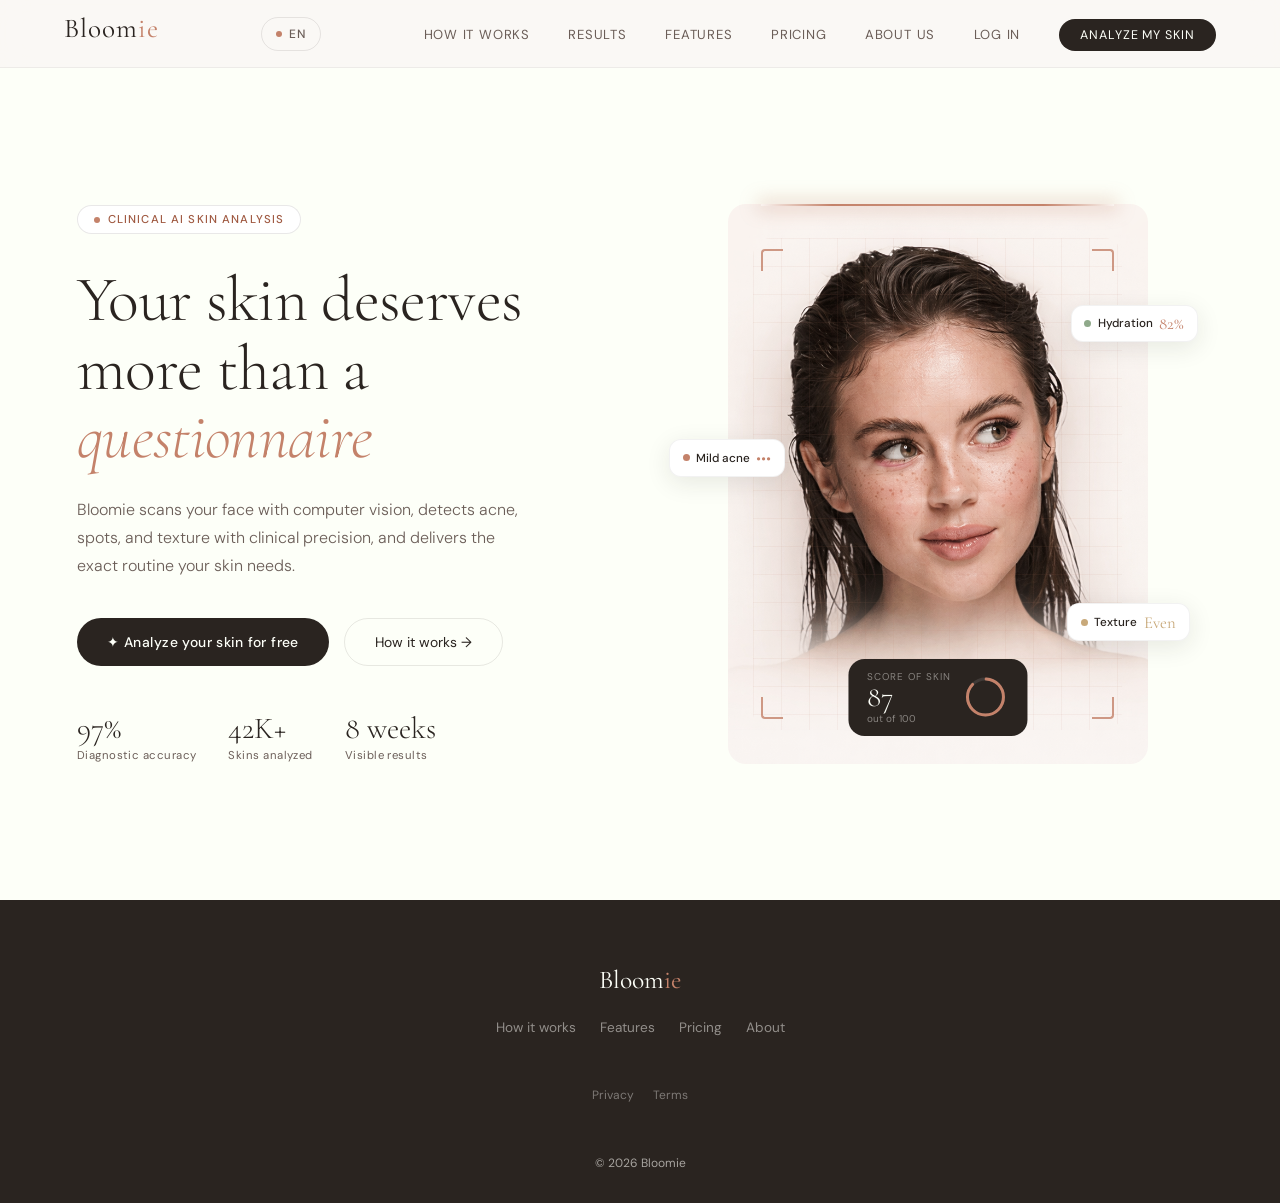
<file: index.html>
<!doctype html>
<html lang="en">
  <head>
    <meta charset="UTF-8" />
    <meta name="viewport" content="width=device-width, initial-scale=1.0" />
    <title>Bloomie — AI Skin Analysis & Personalized Skincare</title>
    <meta name="description" content="AI-powered skin analysis that detects acne, spots, and texture to create your personalized skincare routine." />
    <meta name="robots" content="index, follow" />
    <link rel="canonical" href="https://bloomie.app/" />
    <meta property="og:type" content="website" />
    <meta property="og:url" content="https://bloomie.app/" />
    <meta property="og:title" content="Bloomie — AI Skin Analysis" />
    <meta property="og:description" content="Upload a photo and get a personalized skincare routine powered by AI." />
    <meta property="og:image" content="https://bloomie.app/assets/og-cover.jpg" />
    <meta name="twitter:card" content="summary_large_image" />
    <meta name="twitter:title" content="Bloomie — AI Skin Analysis" />
    <meta name="twitter:description" content="Smarter skincare powered by AI." />
    <meta name="twitter:image" content="https://bloomie.app/assets/og-cover.jpg" />
    <link rel="icon" href="assets/favicon.ico" />
    <link rel="icon" href="assets/favicon.svg" type="image/svg+xml" />
    <link rel="apple-touch-icon" href="assets/apple-touch-icon.png" />
    <link rel="preconnect" href="https://fonts.googleapis.com" />
    <link rel="preconnect" href="https://fonts.gstatic.com" crossorigin />
    <link href="https://fonts.googleapis.com/css2?family=Cormorant+Garamond:ital,wght@0,300;0,400;0,500;1,300;1,400&family=DM+Sans:wght@300;400;500&display=swap" rel="stylesheet" />
    <link rel="stylesheet" href="/css/styles.css" />
  </head>
  <body>

    <nav id="site-nav" class="site-nav" role="navigation" aria-label="Main navigation">
      <a href="index.html" class="nav-logo" aria-label="Bloomie — home">Bloom<span>ie</span></a>
      <button class="nav-toggle" onclick="toggleMenu()">☰</button>

      <!-- BOTÓN IDIOMA -->
      <button id="lang-btn" onclick="toggleLanguage()" class="lang-btn">EN</button>

      <ul class="nav-links">
        <li><a href="how-it-works.html" data-i18n="nav.how">How it works</a></li>
        <li><a href="results.html" data-i18n="nav.results">Results</a></li>
        <li><a href="features.html" data-i18n="nav.features">Features</a></li>
        <li><a href="pricing.html" data-i18n="nav.pricing">Pricing</a></li>
        <li><a href="about.html" data-i18n="nav.about">About us</a></li>
        <li><a href="#" data-i18n="nav.login">Log in</a></li>
        <li><a href="pricing.html" class="nav-cta" data-i18n="nav.cta">Analyze my skin</a></li>
      </ul>
    </nav>

    <section id="hero" aria-labelledby="hero-title">
      <div class="hero-copy">
        <div class="hero-eyebrow" role="note" data-i18n="hero.eyebrow">Clinical AI skin analysis</div>

        <h1 class="hero-h1" id="hero-title">
          Your skin deserves<br />more than a<br /><em>questionnaire</em>
        </h1>

        <p class="hero-sub" data-i18n="hero.sub">
          Bloomie scans your face with computer vision, detects acne, spots, and texture with clinical precision, and delivers the exact routine your skin needs.
        </p>

        <div class="hero-actions">
          <a href="pricing.html" class="btn-primary" data-i18n="hero.cta">✦ Analyze your skin for free</a>
          <a href="how-it-works.html" class="btn-ghost" data-i18n="hero.secondary">How it works →</a>
        </div>

        <div class="hero-trust" aria-label="Trust metrics">
          <div class="trust-item">
            <span class="trust-num">97%</span>
            <span class="trust-label" data-i18n="hero.trust1">Diagnostic accuracy</span>
          </div>
          <div class="trust-item">
            <span class="trust-num">42K+</span>
            <span class="trust-label" data-i18n="hero.trust2">Skins analyzed</span>
          </div>
          <div class="trust-item">
            <span class="trust-num">8 weeks</span>
            <span class="trust-label" data-i18n="hero.trust3">Visible results</span>
          </div>
        </div>
      </div>

      <div class="hero-visual" aria-label="AI-powered facial scan">
        <div class="scan-scene">
          <div class="corner corner-tl" aria-hidden="true"></div>
          <div class="corner corner-tr" aria-hidden="true"></div>
          <div class="corner corner-bl" aria-hidden="true"></div>
          <div class="corner corner-br" aria-hidden="true"></div>
          <div class="scan-grid" aria-hidden="true"></div>
          <div class="scan-beam" aria-hidden="true"></div>
          <img src="assets/scanner.png" alt="AI-powered facial analysis" style="width:100%;height:100%;object-fit:cover;border-radius:18px;" />
          <div class="atag atag-hydra" aria-label="Hydration: 82%">
            <span class="atag-dot" style="background:var(--sage)" aria-hidden="true"></span>
            <span data-i18n="hero.tag.hydration">Hydration</span> <span class="atag-val">82%</span>
          </div>
          <div class="atag atag-acne" aria-label="Mild acne detected">
            <span class="atag-dot" style="background:var(--rose)" aria-hidden="true"></span>
            <span data-i18n="hero.tag.acne">Mild acne</span>
            <span class="atag-val" style="color:var(--rose)">•••</span>
          </div>
          <div class="atag atag-tex" aria-label="Even texture">
            <span class="atag-dot" style="background:var(--gold)" aria-hidden="true"></span>
            <span data-i18n="hero.tag.texture">Texture</span>
            <span class="atag-val" style="color:var(--gold)" data-i18n="hero.tag.even">Even</span>
          </div>
          <div class="score-ring" role="status" aria-label="Skin score: 87 out of 100">
            <div>
              <div class="ring-label" data-i18n="hero.score.label">Score of skin</div>
              <div class="ring-val">87</div>
              <div class="ring-sub" data-i18n="hero.score.sub">out of 100</div>
            </div>
            <svg width="44" height="44" viewBox="0 0 44 44" aria-hidden="true">
              <circle cx="22" cy="22" r="18" fill="none" stroke="rgba(255,255,255,0.1)" stroke-width="3" />
              <circle cx="22" cy="22" r="18" fill="none" stroke="#C4826A" stroke-width="3" stroke-dasharray="98 15" stroke-dashoffset="28" stroke-linecap="round" />
            </svg>
          </div>
        </div>
      </div>
    </section>

    <footer class="site-footer" role="contentinfo">
      <div class="footer-inner">
        <div class="footer-brand">Bloom<span>ie</span></div>
        <nav class="footer-nav" aria-label="Secondary navigation">
          <a href="how-it-works.html" data-i18n="footer.how">How it works</a>
          <a href="features.html" data-i18n="footer.features">Features</a>
          <a href="pricing.html" data-i18n="footer.pricing">Pricing</a>
          <a href="about.html" data-i18n="footer.about">About</a>
        </nav>
        <div class="footer-legal">
          <a href="#" data-i18n="footer.privacy">Privacy</a>
          <a href="#" data-i18n="footer.terms">Terms</a>
        </div>
      </div>
      <p class="footer-copy">© 2026 Bloomie</p>
    </footer>

    <script src="js/i18n.js"></script>
  </body>
</html>
</file>
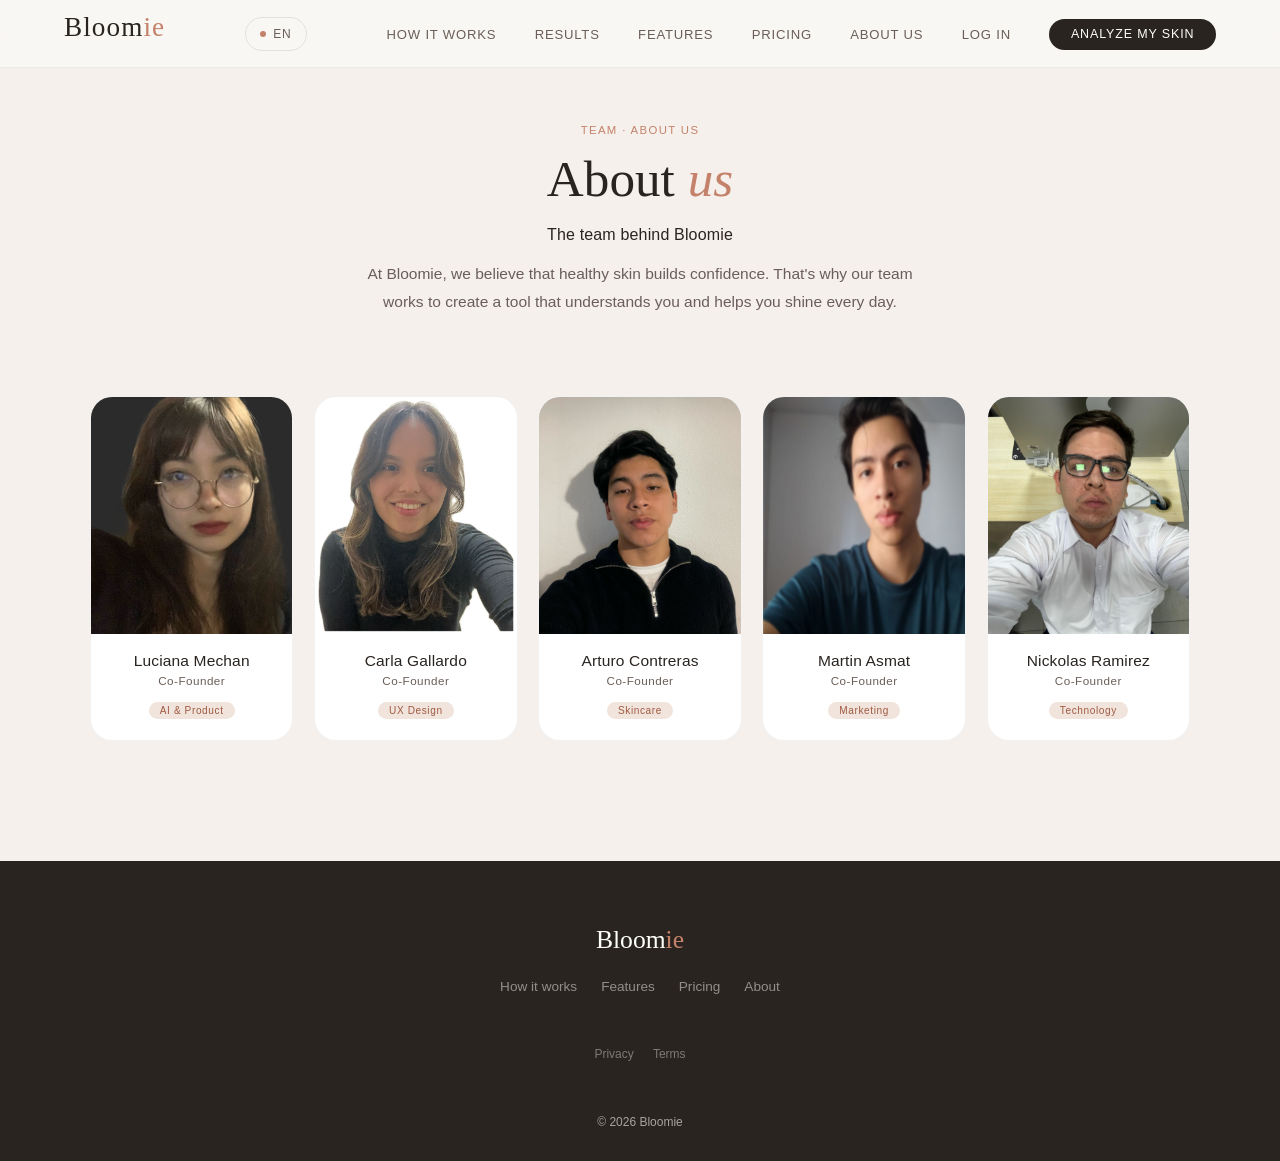
<file: about.html>
<!DOCTYPE html>
<html lang="en">
<head>
  <meta charset="UTF-8" />
  <meta name="viewport" content="width=device-width, initial-scale=1.0" />
  <title>About us — Bloomie</title>
  <link rel="stylesheet" href="/css/styles.css" />
</head>

<body>

<!-- NAV -->
<nav id="site-nav" class="site-nav">
  <a href="index.html" class="nav-logo">Bloom<span>ie</span></a>
  <button class="nav-toggle" onclick="toggleMenu()">
    <span></span><span></span><span></span>
  </button>
  <button id="lang-btn" onclick="toggleLanguage()" class="lang-btn">EN</button>
  <ul class="nav-links">
    <li><a href="how-it-works.html" data-i18n="nav.how">How it works</a></li>
    <li><a href="results.html" data-i18n="nav.results">Results</a></li>
    <li><a href="features.html" data-i18n="nav.features">Features</a></li>
    <li><a href="pricing.html" data-i18n="nav.pricing">Pricing</a></li>
    <li><a href="about.html" aria-current="page" data-i18n="nav.about">About us</a></li>
    <li><a href="#" data-i18n="nav.login">Log in</a></li>
    <li><a href="pricing.html" class="nav-cta" data-i18n="nav.cta">Analyze my skin</a></li>
  </ul>
</nav>

<!-- ABOUT -->
<main>
  <section id="about">

    <div class="about-header reveal">
      <span class="section-tag" data-i18n="about.tag">Team · About us</span>
      <h1 class="section-title">
        About <em>us</em>
      </h1>
      <p class="about-subtitle" data-i18n="about.subtitle">
        The team behind Bloomie
      </p>
      <p class="about-desc" data-i18n="about.desc">
        At Bloomie, we believe that healthy skin builds confidence. That's why our team works to create a tool that understands you and helps you shine every day.
      </p>
    </div>

    <!-- TEAM -->
    <div class="team-grid reveal">

      <article class="team-card">
        <div class="card-photo"><img src="assets/luciana-mechan.png" alt="Luciana Mechan - Foto"></div>
        <div class="card-body">
          <p class="card-name">Luciana Mechan</p>
          <p class="card-role" data-i18n="about.role.cofounder">Co-Founder</p>
          <span class="card-tag">AI & Product</span>
        </div>
      </article>

      <article class="team-card">
        <div class="card-photo"><img src="assets/Carla-Gallardo.png" alt="Carla Gallardo - Foto"></div>
        <div class="card-body">
          <p class="card-name">Carla Gallardo</p>
          <p class="card-role" data-i18n="about.role.cofounder">Co-Founder</p>
          <span class="card-tag">UX Design</span>
        </div>
      </article>

      <article class="team-card">
        <div class="card-photo"><img src="assets/arturo-contreras.PNG" alt="Arturo Contreras - Foto"></div>
        <div class="card-body">
          <p class="card-name">Arturo Contreras</p>
          <p class="card-role" data-i18n="about.role.cofounder">Co-Founder</p>
          <span class="card-tag">Skincare</span>
        </div>
      </article>

      <article class="team-card">
        <div class="card-photo"><img src="assets/martin-asmat.png" alt="Martin Asmat - Foto"></div>
        <div class="card-body">
          <p class="card-name">Martin Asmat</p>
          <p class="card-role" data-i18n="about.role.cofounder">Co-Founder</p>
          <span class="card-tag">Marketing</span>
        </div>
      </article>

      <article class="team-card">
        <div class="card-photo"><img src="assets/nickolas-ramirez.png" alt="Nickolas Ramirez - Foto"></div>
        <div class="card-body">
          <p class="card-name">Nickolas Ramirez</p>
          <p class="card-role" data-i18n="about.role.cofounder">Co-Founder</p>
          <span class="card-tag">Technology</span>
        </div>
      </article>

    </div>

  </section>
</main>

<!-- FOOTER -->
<footer class="site-footer">
  <div class="footer-inner">
    <div class="footer-brand">Bloom<span>ie</span></div>
    <nav class="footer-nav">
      <a href="how-it-works.html" data-i18n="footer.how">How it works</a>
      <a href="features.html" data-i18n="footer.features">Features</a>
      <a href="pricing.html" data-i18n="footer.pricing">Pricing</a>
      <a href="about.html" data-i18n="footer.about">About</a>
    </nav>
    <div class="footer-legal">
      <a href="#" data-i18n="footer.privacy">Privacy</a>
      <a href="#" data-i18n="footer.terms">Terms</a>
    </div>
  </div>
  <p class="footer-copy">© 2026 Bloomie</p>
</footer>

<script src="js/i18n.js"></script>
</body>
</html>
</file>
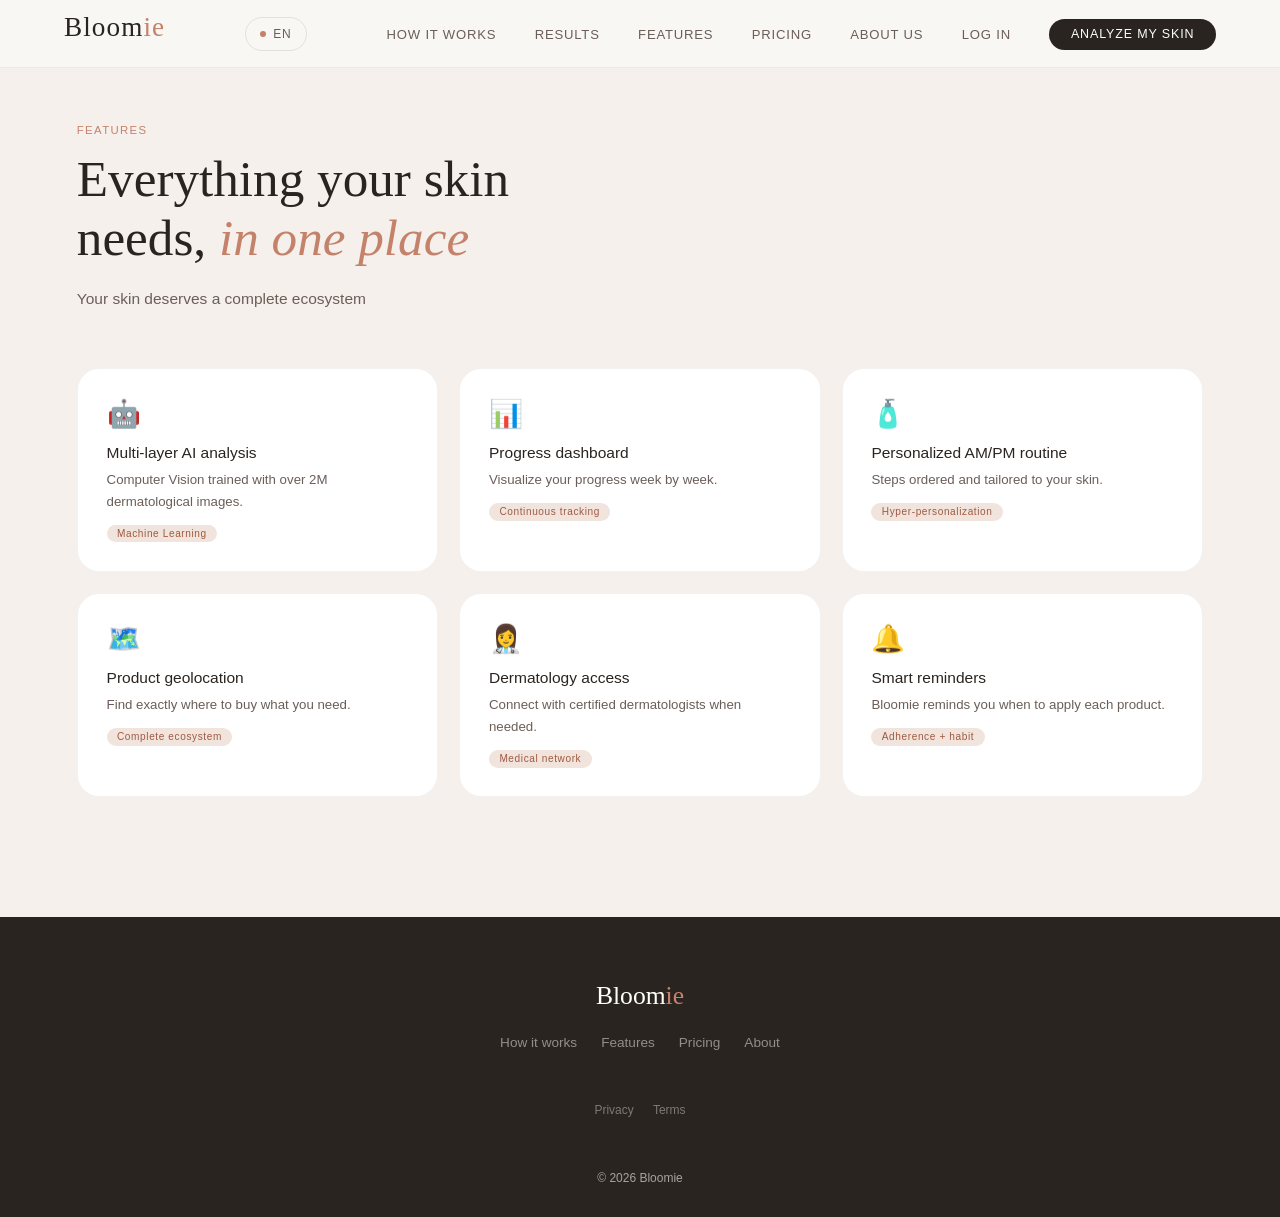
<file: features.html>
<!doctype html>
<html lang="en">
  <head>
    <meta charset="UTF-8" />
    <meta name="viewport" content="width=device-width, initial-scale=1.0" />
    <title>Features — Bloomie</title>

    <link rel="stylesheet" href="/css/styles.css" />
  </head>

  <body>
    <!-- NAV -->
    <nav id="site-nav" class="site-nav">
      <a href="index.html" class="nav-logo">Bloom<span>ie</span></a>

      <button class="nav-toggle" onclick="toggleMenu()">☰</button>

      <button id="lang-btn" onclick="toggleLanguage()" class="lang-btn">EN</button>

      <ul class="nav-links">
        <li><a href="how-it-works.html" data-i18n="nav.how">How it works</a></li>
        <li><a href="results.html" data-i18n="nav.results">Results</a></li>
        <li><a href="features.html" data-i18n="nav.features">Features</a></li>
        <li><a href="pricing.html" data-i18n="nav.pricing">Pricing</a></li>
        <li><a href="about.html" data-i18n="nav.about">About us</a></li>
        <li><a href="#" data-i18n="nav.login">Log in</a></li>
        <li><a href="pricing.html" class="nav-cta" data-i18n="nav.cta">Analyze my skin</a></li>
      </ul>
    </nav>

    <!-- FEATURES -->
    <main>
      <section id="features">

        <div class="features-header">
          <!-- ESTE LO DEJO FIJO PARA NO ROMPER EL <br> -->
          <span class="section-tag">Features</span>

          <h1 class="section-title">
            Everything your skin<br />
            needs, <em>in one place</em>
          </h1>

          <p class="section-sub" data-i18n="features.subtitle">
            You are not a questionnaire. Your skin deserves a complete ecosystem.
          </p>
        </div>

        <div class="features-grid">

          <article class="feat-card">
            <div class="feat-icon">🤖</div>
            <h2 class="feat-title" data-i18n="features.ai.title">
              Multi-layer AI analysis
            </h2>
            <p class="feat-desc" data-i18n="features.ai.desc">
              Computer Vision trained with over 2M dermatological images.
              Detects 12+ conditions with clinical precision.
            </p>
            <span class="feat-tag" data-i18n="features.ai.tag">
              Machine Learning
            </span>
          </article>

          <article class="feat-card">
            <div class="feat-icon">📊</div>
            <h2 class="feat-title" data-i18n="features.dashboard.title">
              Progress dashboard
            </h2>
            <p class="feat-desc" data-i18n="features.dashboard.desc">
              Visualize your progress week by week. Compare before/after photos with AI overlays and clear graphs.
            </p>
            <span class="feat-tag" data-i18n="features.dashboard.tag">
              Continuous tracking
            </span>
          </article>

          <article class="feat-card">
            <div class="feat-icon">🧴</div>
            <h2 class="feat-title" data-i18n="features.routine.title">
              Personalized AM/PM routine
            </h2>
            <p class="feat-desc" data-i18n="features.routine.desc">
              Steps ordered, active ingredients recommended, usage times.
              Your routine is unique, like your skin.
            </p>
            <span class="feat-tag" data-i18n="features.routine.tag">
              Hyper-personalization
            </span>
          </article>

          <article class="feat-card">
            <div class="feat-icon">🗺️</div>
            <h2 class="feat-title" data-i18n="features.geo.title">
              Product geolocation
            </h2>
            <p class="feat-desc" data-i18n="features.geo.desc">
              Find exactly where to buy what you need. Pharmacies, stores,
              and e-commerce in your area.
            </p>
            <span class="feat-tag" data-i18n="features.geo.tag">
              Complete ecosystem
            </span>
          </article>

          <article class="feat-card">
            <div class="feat-icon">👩‍⚕️</div>
            <h2 class="feat-title" data-i18n="features.derm.title">
              Dermatology access
            </h2>
            <p class="feat-desc" data-i18n="features.derm.desc">
              When the AI detects conditions requiring professional attention,
              it connects you with certified dermatologists.
            </p>
            <span class="feat-tag" data-i18n="features.derm.tag">
              Integrated medical network
            </span>
          </article>

          <article class="feat-card">
            <div class="feat-icon">🔔</div>
            <h2 class="feat-title" data-i18n="features.reminders.title">
              Smart reminders
            </h2>
            <p class="feat-desc" data-i18n="features.reminders.desc">
              The habit is 90% of the result. Bloomie reminds you when to apply
              each product and do your check-in.
            </p>
            <span class="feat-tag" data-i18n="features.reminders.tag">
              Adherence + habit
            </span>
          </article>

        </div>
      </section>
    </main>

    <!-- FOOTER -->
    <footer class="site-footer">
      <div class="footer-inner">

        <div class="footer-brand">Bloom<span>ie</span></div>

        <nav class="footer-nav">
          <a href="how-it-works.html" data-i18n="footer.how">How it works</a>
          <a href="features.html" data-i18n="footer.features">Features</a>
          <a href="pricing.html" data-i18n="footer.pricing">Pricing</a>
          <a href="about.html" data-i18n="footer.about">About</a>
        </nav>

        <div class="footer-legal">
          <a href="#" data-i18n="footer.privacy">Privacy</a>
          <a href="#" data-i18n="footer.terms">Terms</a>
        </div>

      </div>

      <p class="footer-copy">© 2026 Bloomie</p>
    </footer>

    <script src="js/i18n.js"></script>
  </body>
</html>
</file>
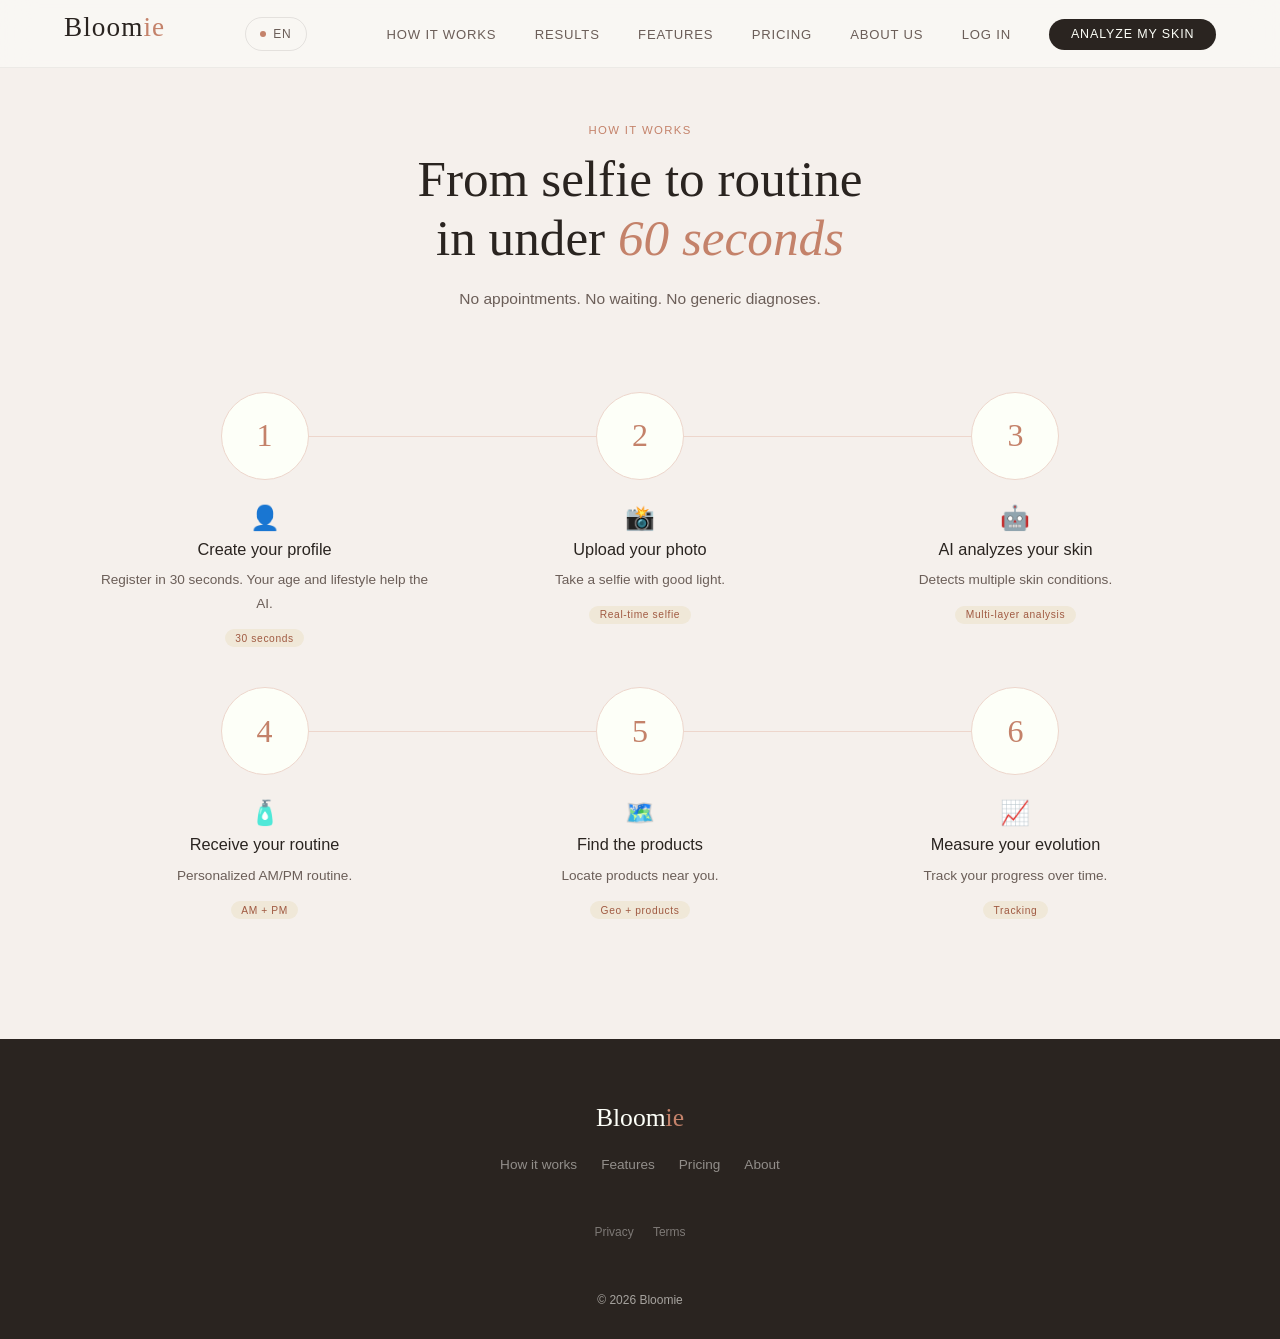
<file: how-it-works.html>
<!doctype html>
<html lang="en">
  <head>
    <meta charset="UTF-8" />
    <meta name="viewport" content="width=device-width, initial-scale=1.0" />
    <title>How it works — Bloomie</title>

    <link rel="stylesheet" href="/css/styles.css"/>
  </head>

  <body>
    <!-- NAV -->
    <nav id="site-nav" class="site-nav">
      <a href="index.html" class="nav-logo">Bloom<span>ie</span></a>

      <button class="nav-toggle" onclick="toggleMenu()">☰</button>

      <!-- BOTÓN IDIOMA -->
      <button id="lang-btn" onclick="toggleLanguage()" class="lang-btn">EN</button>

      <ul class="nav-links">
        <li><a href="how-it-works.html" data-i18n="nav.how">How it works</a></li>
        <li><a href="results.html" data-i18n="nav.results">Results</a></li>
        <li><a href="features.html" data-i18n="nav.features">Features</a></li>
        <li><a href="pricing.html" data-i18n="nav.pricing">Pricing</a></li>
        <li><a href="about.html" data-i18n="nav.about">About us</a></li>
        <li><a href="#" data-i18n="nav.login">Log in</a></li>
        <li><a href="pricing.html" class="nav-cta" data-i18n="nav.cta">Analyze my skin</a></li>
      </ul>
    </nav>

    <!-- HOW -->
    <main>
      <section id="how">

        <div class="how-header reveal">
          <span class="section-tag" data-i18n="how.tag">How it works</span>

          <!-- dejamos este fijo por <br> y <em> -->
          <h1 class="section-title">
            From selfie to routine<br />in under <em>60 seconds</em>
          </h1>

          <p class="section-sub" data-i18n="how.subtitle">
            No appointments. No waiting. No generic diagnoses.
          </p>
        </div>

        <!-- ROW 1 -->
        <div class="steps-container reveal">

          <div class="steps-connector"></div>

          <div class="step">
            <div class="step-num">1</div>
            <span class="step-icon">👤</span>
            <h2 class="step-title" data-i18n="how.step1.title">
              Create your profile
            </h2>
            <p class="step-desc" data-i18n="how.step1.desc">
              Register in 30 seconds. Your age, lifestyle and concerns give the context that the AI needs.
            </p>
            <span class="step-badge" data-i18n="how.step1.badge">
              30 seconds
            </span>
          </div>

          <div class="step">
            <div class="step-num">2</div>
            <span class="step-icon">📸</span>
            <h2 class="step-title" data-i18n="how.step2.title">
              Upload your photo
            </h2>
            <p class="step-desc" data-i18n="how.step2.desc">
              Take a selfie with good light. Our capture guide ensures the perfect angle for analysis.
            </p>
            <span class="step-badge" data-i18n="how.step2.badge">
              Real-time selfie
            </span>
          </div>

          <div class="step">
            <div class="step-num">3</div>
            <span class="step-icon">🤖</span>
            <h2 class="step-title" data-i18n="how.step3.title">
              AI analyzes your skin
            </h2>
            <p class="step-desc" data-i18n="how.step3.desc">
              Our model detects over 12 skin conditions.
            </p>
            <span class="step-badge" data-i18n="how.step3.badge">
              Multi-layer analysis
            </span>
          </div>

        </div>

        <!-- ROW 2 -->
        <div class="steps-row2 reveal">

          <div class="steps-connector"></div>

          <div class="step">
            <div class="step-num">4</div>
            <span class="step-icon">🧴</span>
            <h2 class="step-title" data-i18n="how.step4.title">
              Receive your routine
            </h2>
            <p class="step-desc" data-i18n="how.step4.desc">
              AM/PM personalized with prioritized steps.
            </p>
            <span class="step-badge" data-i18n="how.step4.badge">
              AM + PM personalized
            </span>
          </div>

          <div class="step">
            <div class="step-num">5</div>
            <span class="step-icon">🗺️</span>
            <h2 class="step-title" data-i18n="how.step5.title">
              Find the products
            </h2>
            <p class="step-desc" data-i18n="how.step5.desc">
              Each ingredient is mapped to real products.
            </p>
            <span class="step-badge" data-i18n="how.step5.badge">
              Real products + geo
            </span>
          </div>

          <div class="step">
            <div class="step-num">6</div>
            <span class="step-icon">📈</span>
            <h2 class="step-title" data-i18n="how.step6.title">
              Measure your evolution
            </h2>
            <p class="step-desc" data-i18n="how.step6.desc">
              Weekly check-in and progress tracking.
            </p>
            <span class="step-badge" data-i18n="how.step6.badge">
              Visual tracking
            </span>
          </div>

        </div>

      </section>
    </main>

    <!-- FOOTER -->
    <footer class="site-footer">
      <div class="footer-inner">

        <div class="footer-brand">Bloom<span>ie</span></div>

        <nav class="footer-nav">
          <a href="how-it-works.html" data-i18n="footer.how">How it works</a>
          <a href="features.html" data-i18n="footer.features">Features</a>
          <a href="pricing.html" data-i18n="footer.pricing">Pricing</a>
          <a href="about.html" data-i18n="footer.about">About</a>
        </nav>

        <div class="footer-legal">
          <a href="#" data-i18n="footer.privacy">Privacy</a>
          <a href="#" data-i18n="footer.terms">Terms</a>
        </div>

      </div>

      <p class="footer-copy">© 2026 Bloomie</p>
    </footer>

    <!-- IMPORTANTE -->
    <script src="js/i18n.js"></script>

  </body>
</html>
</file>
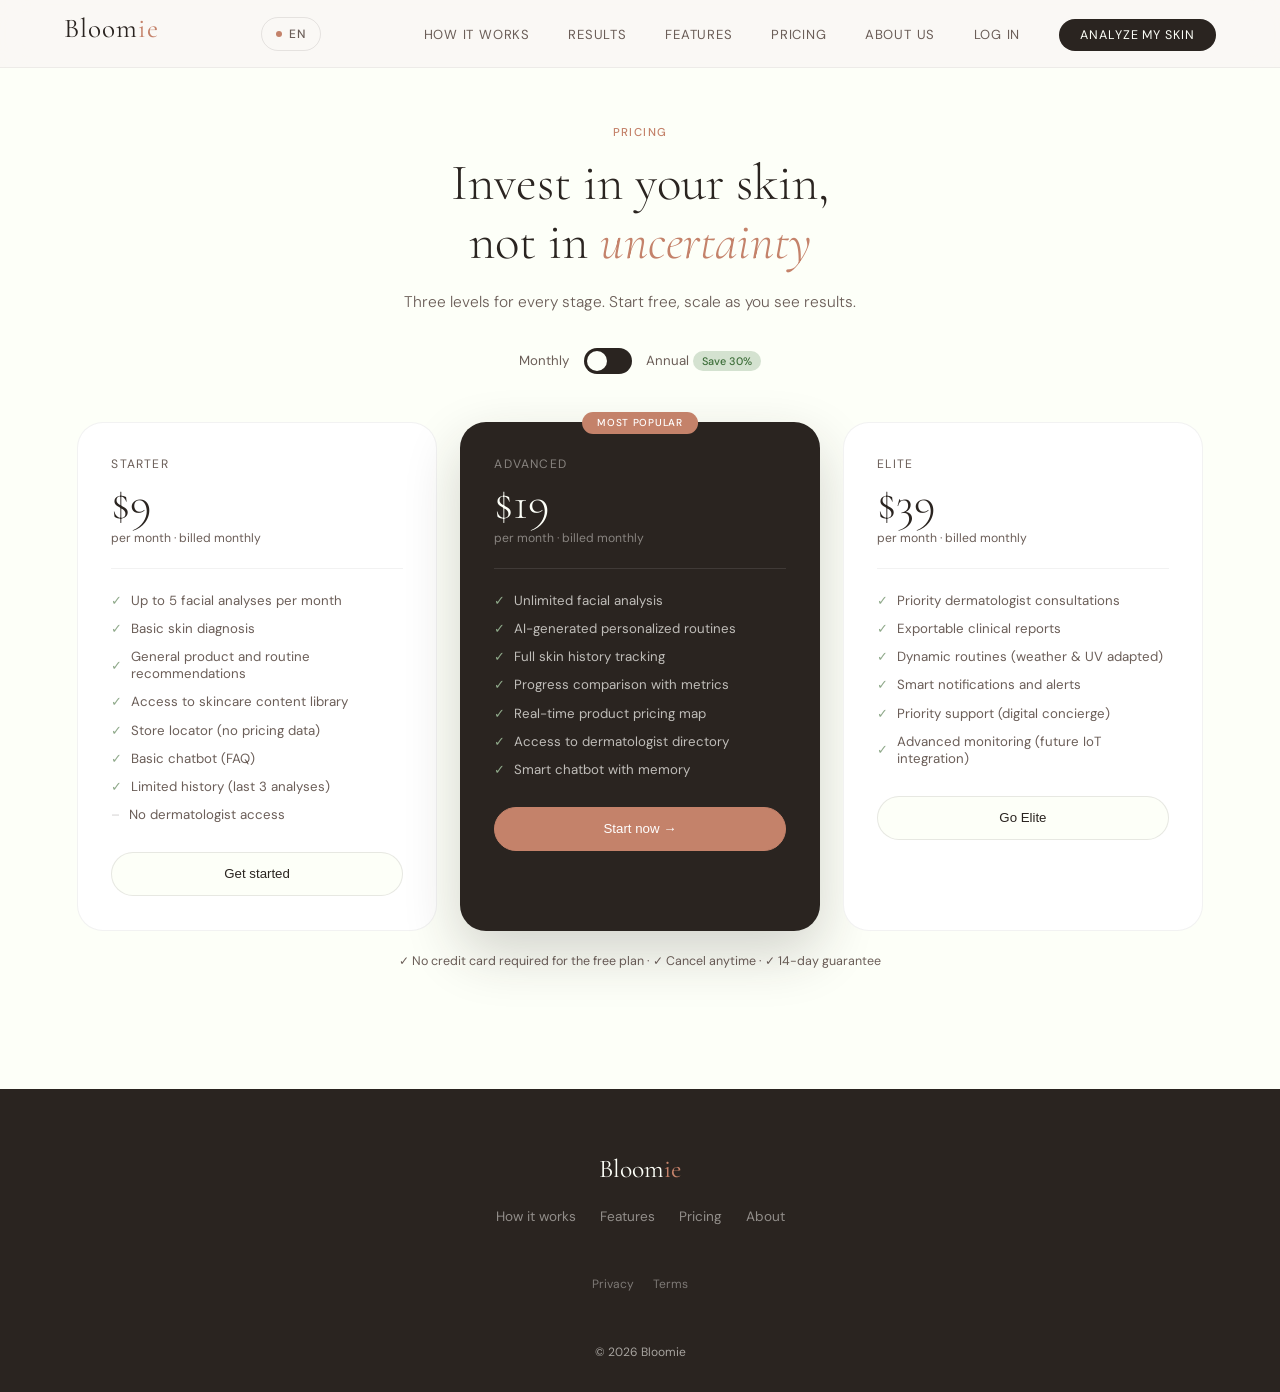
<file: pricing.html>
<!doctype html>
<html lang="en">
<head>
    <meta charset="UTF-8" />
    <meta name="viewport" content="width=device-width, initial-scale=1.0" />
    <title>Pricing — Bloomie</title>
    <meta name="description" content="Start free and scale as you see results. Three Bloomie plans: Essential (free), Bloom Pro, and Clinical." />
    <link rel="preconnect" href="https://fonts.googleapis.com" />
    <link rel="preconnect" href="https://fonts.gstatic.com" crossorigin />
    <link href="https://fonts.googleapis.com/css2?family=Cormorant+Garamond:ital,wght@0,300;0,400;0,500;1,300;1,400&family=DM+Sans:wght@300;400;500&display=swap" rel="stylesheet" />
    <link rel="stylesheet" href="/css/styles.css" />
</head>
<body>

<nav id="site-nav" class="site-nav" role="navigation" aria-label="Main navigation">
    <a href="index.html" class="nav-logo" aria-label="Bloomie — home">Bloom<span>ie</span></a>
    <button class="nav-toggle" onclick="toggleMenu()">☰</button>

    <!-- BOTÓN IDIOMA -->
    <button id="lang-btn" onclick="toggleLanguage()" class="lang-btn">EN</button>

    <ul class="nav-links">
        <li><a href="how-it-works.html" data-i18n="nav.how">How it works</a></li>
        <li><a href="results.html" data-i18n="nav.results">Results</a></li>
        <li><a href="features.html" data-i18n="nav.features">Features</a></li>
        <li><a href="pricing.html" aria-current="page" data-i18n="nav.pricing">Pricing</a></li>
        <li><a href="about.html" data-i18n="nav.about">About us</a></li>
        <li><a href="#" data-i18n="nav.login">Log in</a></li>
        <li><a href="pricing.html" class="nav-cta" data-i18n="nav.cta">Analyze my skin</a></li>
    </ul>
</nav>

<main>
    <section id="pricing" aria-labelledby="pricing-title">

        <div class="pricing-header reveal">
            <span class="section-tag" data-i18n="pricing.tag">Pricing</span>
            <h1 class="section-title" id="pricing-title">
                Invest in your skin,<br />not in <em>uncertainty</em>
            </h1>
            <p class="section-sub" data-i18n="pricing.subtitle">
                Three levels for every stage. Start free, scale as you see results.
            </p>
        </div>

        <!-- Billing toggle -->
        <div class="pricing-toggle reveal" aria-label="Billing selector">
            <span class="toggle-label" data-i18n="toggle.monthly">Monthly</span>
            <button class="toggle-btn" id="billing-toggle" aria-pressed="false" aria-label="Activate annual billing">
                <span class="toggle-knob"></span>
            </button>
            <span class="toggle-label">
            <span data-i18n="toggle.annual">Annual</span>
            <span class="save-badge" data-i18n="toggle.save">Save 30%</span>
          </span>
        </div>

        <!-- Plans -->
        <div class="plans-grid reveal" role="list">

            <!-- Starter Plan -->
            <div class="plan-card" role="listitem" aria-label="Starter Plan">
                <p class="plan-name" data-i18n="pricing.starter.name">Starter</p>
                <div class="plan-price">$9</div>
                <p class="plan-period" data-i18n="pricing.starter.period">per month · billed monthly</p>
                <div class="plan-divider" aria-hidden="true"></div>
                <ul class="plan-features" aria-label="Starter plan features">
                    <li data-i18n="pricing.starter.f1">Up to 5 facial analyses per month</li>
                    <li data-i18n="pricing.starter.f2">Basic skin diagnosis</li>
                    <li data-i18n="pricing.starter.f3">General product and routine recommendations</li>
                    <li data-i18n="pricing.starter.f4">Access to skincare content library</li>
                    <li data-i18n="pricing.starter.f5">Store locator (no pricing data)</li>
                    <li data-i18n="pricing.starter.f6">Basic chatbot (FAQ)</li>
                    <li data-i18n="pricing.starter.f7">Limited history (last 3 analyses)</li>
                    <li class="off" data-i18n="pricing.starter.f8">No dermatologist access</li>
                </ul>
                <button class="btn-plan" data-i18n="pricing.starter.cta">Get started</button>
            </div>

            <!-- Advanced Plan (FEATURED) -->
            <div class="plan-card featured" role="listitem" aria-label="Advanced Plan — most popular">
                <div class="plan-badge" aria-hidden="true" data-i18n="pricing.badge">Most popular</div>
                <p class="plan-name" data-i18n="pricing.advanced.name">Advanced</p>
                <div class="plan-price">$19</div>
                <p class="plan-period" data-i18n="pricing.advanced.period">per month · billed monthly</p>
                <div class="plan-divider" aria-hidden="true"></div>
                <ul class="plan-features" aria-label="Advanced plan features">
                    <li data-i18n="pricing.advanced.f1">Unlimited facial analysis</li>
                    <li data-i18n="pricing.advanced.f2">AI-generated personalized routines</li>
                    <li data-i18n="pricing.advanced.f3">Full skin history tracking</li>
                    <li data-i18n="pricing.advanced.f4">Progress comparison with metrics</li>
                    <li data-i18n="pricing.advanced.f5">Real-time product pricing map</li>
                    <li data-i18n="pricing.advanced.f6">Access to dermatologist directory</li>
                    <li data-i18n="pricing.advanced.f7">Smart chatbot with memory</li>
                </ul>
                <button class="btn-plan feat" data-i18n="pricing.advanced.cta">Start now →</button>
            </div>

            <!-- Elite Plan -->
            <div class="plan-card" role="listitem" aria-label="Elite Plan">
                <p class="plan-name" data-i18n="pricing.elite.name">Elite</p>
                <div class="plan-price">$39</div>
                <p class="plan-period" data-i18n="pricing.elite.period">per month · billed monthly</p>
                <div class="plan-divider" aria-hidden="true"></div>
                <ul class="plan-features" aria-label="Elite plan features">
                    <li data-i18n="pricing.elite.f1">Priority dermatologist consultations</li>
                    <li data-i18n="pricing.elite.f2">Exportable clinical reports</li>
                    <li data-i18n="pricing.elite.f3">Dynamic routines (weather & UV adapted)</li>
                    <li data-i18n="pricing.elite.f4">Smart notifications and alerts</li>
                    <li data-i18n="pricing.elite.f5">Priority support (digital concierge)</li>
                    <li data-i18n="pricing.elite.f6">Advanced monitoring (future IoT integration)</li>
                </ul>
                <button class="btn-plan" data-i18n="pricing.elite.cta">Go Elite</button>
            </div>

        </div>

        <p class="pricing-note reveal" data-i18n="pricing.note">
            ✓ No credit card required for the free plan · ✓ Cancel anytime · ✓ 14-day guarantee
        </p>

    </section>
</main>

<footer class="site-footer" role="contentinfo">
    <div class="footer-inner">
        <div class="footer-brand">Bloom<span>ie</span></div>
        <nav class="footer-nav" aria-label="Secondary navigation">
            <a href="how-it-works.html" data-i18n="footer.how">How it works</a>
            <a href="features.html" data-i18n="footer.features">Features</a>
            <a href="pricing.html" data-i18n="footer.pricing">Pricing</a>
            <a href="about.html" data-i18n="footer.about">About</a>
        </nav>
        <div class="footer-legal">
            <a href="#" data-i18n="footer.privacy">Privacy</a>
            <a href="#" data-i18n="footer.terms">Terms</a>
        </div>
    </div>
    <p class="footer-copy">© 2026 Bloomie</p>
</footer>

<script src="js/i18n.js"></script>
</body>
</html>
</file>
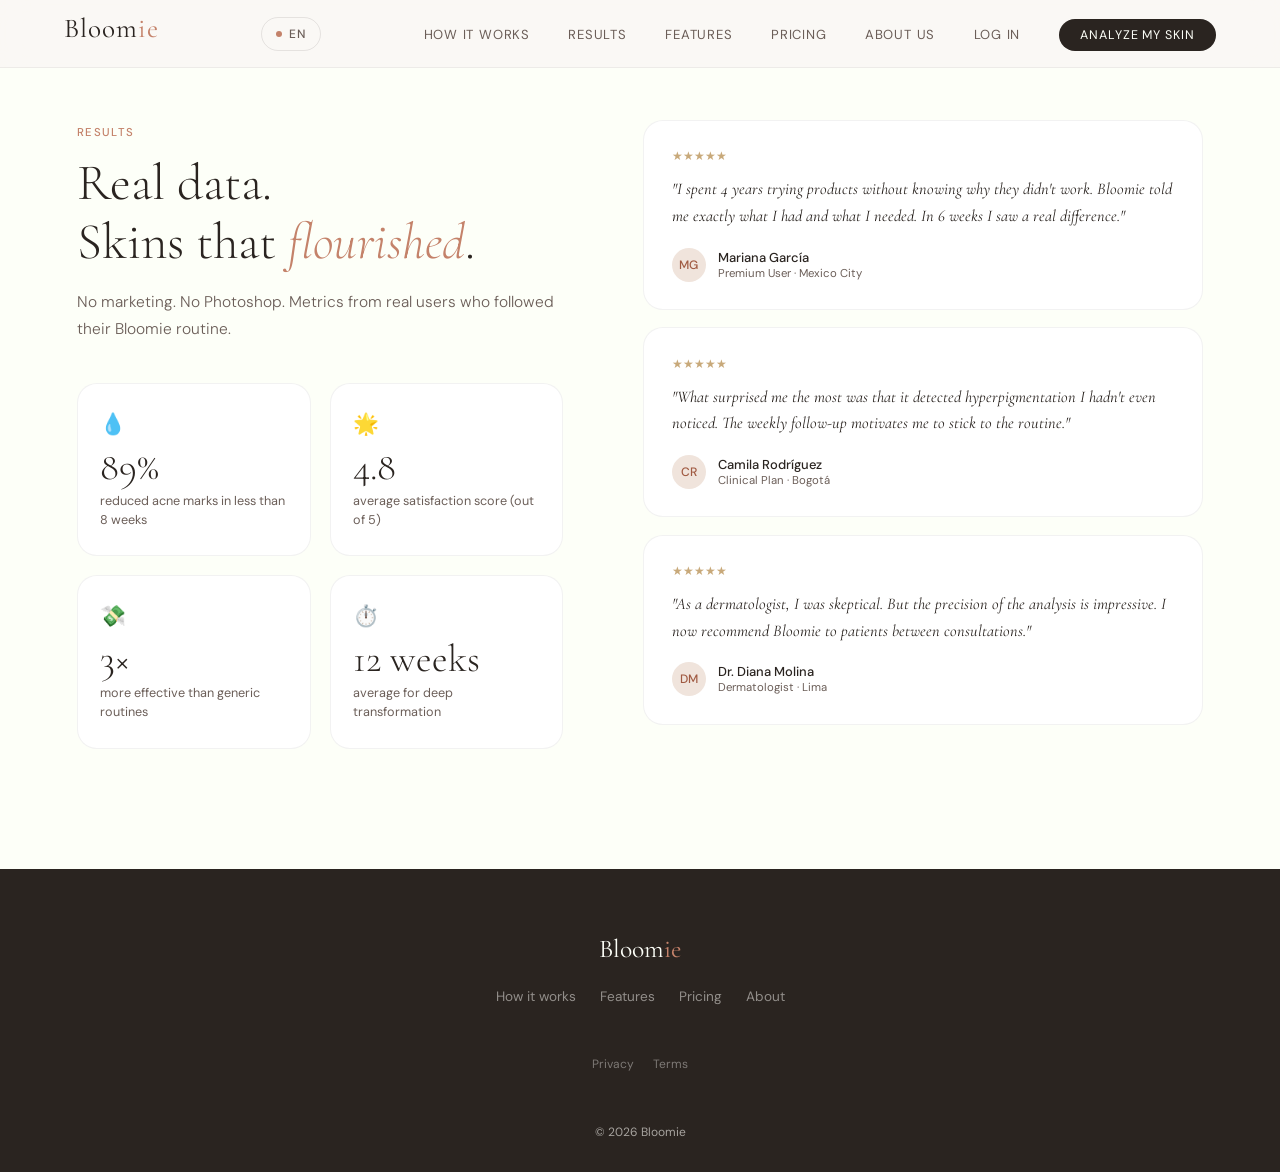
<file: results.html>
<!doctype html>
<html lang="en">
  <head>
    <meta charset="UTF-8" />
    <meta name="viewport" content="width=device-width, initial-scale=1.0" />
    <title>Results — Bloomie</title>
    <meta name="description" content="Real data from real users. 89% reduced acne marks in less than 8 weeks with their personalized Bloomie routine." />
    <link rel="preconnect" href="https://fonts.googleapis.com" />
    <link rel="preconnect" href="https://fonts.gstatic.com" crossorigin />
    <link href="https://fonts.googleapis.com/css2?family=Cormorant+Garamond:ital,wght@0,300;0,400;0,500;1,300;1,400&family=DM+Sans:wght@300;400;500&display=swap" rel="stylesheet" />
    <link rel="stylesheet" href="/css/styles.css" />
  </head>
  <body>

    <nav id="site-nav" class="site-nav" role="navigation" aria-label="Main navigation">
      <a href="index.html" class="nav-logo" aria-label="Bloomie — home">Bloom<span>ie</span></a>
      <button class="nav-toggle" onclick="toggleMenu()">☰</button>

      <!-- BOTÓN IDIOMA -->
      <button id="lang-btn" onclick="toggleLanguage()" class="lang-btn">EN</button> 

      <ul class="nav-links">
        <li><a href="how-it-works.html" data-i18n="nav.how">How it works</a></li>
        <li><a href="results.html" aria-current="page" data-i18n="nav.results">Results</a></li>
        <li><a href="features.html" data-i18n="nav.features">Features</a></li>
        <li><a href="pricing.html" data-i18n="nav.pricing">Pricing</a></li>
        <li><a href="about.html" data-i18n="nav.about">About us</a></li>
        <li><a href="#" data-i18n="nav.login">Log in</a></li>
        <li><a href="pricing.html" class="nav-cta" data-i18n="nav.cta">Analyze my skin</a></li>
      </ul>
    </nav>

    <main>
      <section id="results" aria-labelledby="results-title">
        <div class="results-layout">

          <!-- Left: stats -->
          <div class="reveal">
            <span class="section-tag" data-i18n="results.tag">Results</span>
            <h1 class="section-title" id="results-title">
              Real data.<br />Skins that <em>flourished</em>.
            </h1>
            <p class="section-sub" data-i18n="results.subtitle">
              No marketing. No Photoshop. Metrics from real users who followed their Bloomie routine.
            </p>

            <div class="results-stats" role="list" aria-label="Results statistics">
              <div class="stat-card" role="listitem">
                <div class="stat-icon" aria-hidden="true">💧</div>
                <div class="stat-val">89%</div>
                <p class="stat-desc" data-i18n="results.stat1">reduced acne marks in less than 8 weeks</p>
              </div>
              <div class="stat-card" role="listitem">
                <div class="stat-icon" aria-hidden="true">🌟</div>
                <div class="stat-val">4.8</div>
                <p class="stat-desc" data-i18n="results.stat2">average satisfaction score (out of 5)</p>
              </div>
              <div class="stat-card" role="listitem">
                <div class="stat-icon" aria-hidden="true">💸</div>
                <div class="stat-val">3×</div>
                <p class="stat-desc" data-i18n="results.stat3">more effective than generic routines</p>
              </div>
              <div class="stat-card" role="listitem">
                <div class="stat-icon" aria-hidden="true">⏱️</div>
                <div class="stat-val">12 weeks</div>
                <p class="stat-desc" data-i18n="results.stat4">average for deep transformation</p>
              </div>
            </div>
          </div>

          <!-- Right: testimonials -->
          <div class="testimonials-col reveal" aria-label="User testimonials">
            <article class="tcard">
              <div class="stars" aria-label="5 out of 5 stars">★★★★★</div>
              <p class="tcard-text" data-i18n="results.t1.text">
                "I spent 4 years trying products without knowing why they didn't work. Bloomie told me exactly what I had and what I needed. In 6 weeks I saw a real difference."
              </p>
              <div class="tcard-author">
                <div class="tcard-avatar" aria-hidden="true">MG</div>
                <div>
                  <p class="tcard-name">Mariana García</p>
                  <p class="tcard-role" data-i18n="results.t1.role">Premium User · Mexico City</p>
                </div>
              </div>
            </article>

            <article class="tcard">
              <div class="stars" aria-label="5 out of 5 stars">★★★★★</div>
              <p class="tcard-text" data-i18n="results.t2.text">
                "What surprised me the most was that it detected hyperpigmentation I hadn't even noticed. The weekly follow-up motivates me to stick to the routine."
              </p>
              <div class="tcard-author">
                <div class="tcard-avatar" aria-hidden="true">CR</div>
                <div>
                  <p class="tcard-name">Camila Rodríguez</p>
                  <p class="tcard-role" data-i18n="results.t2.role">Clinical Plan · Bogotá</p>
                </div>
              </div>
            </article>

            <article class="tcard">
              <div class="stars" aria-label="5 out of 5 stars">★★★★★</div>
              <p class="tcard-text" data-i18n="results.t3.text">
                "As a dermatologist, I was skeptical. But the precision of the analysis is impressive. I now recommend Bloomie to patients between consultations."
              </p>
              <div class="tcard-author">
                <div class="tcard-avatar" aria-hidden="true">DM</div>
                <div>
                  <p class="tcard-name">Dr. Diana Molina</p>
                  <p class="tcard-role" data-i18n="results.t3.role">Dermatologist · Lima</p>
                </div>
              </div>
            </article>
          </div>

        </div>
      </section>
    </main>

    <footer class="site-footer" role="contentinfo">
      <div class="footer-inner">
        <div class="footer-brand">Bloom<span>ie</span></div>
        <nav class="footer-nav" aria-label="Secondary navigation">
          <a href="how-it-works.html" data-i18n="footer.how">How it works</a>
          <a href="features.html" data-i18n="footer.features">Features</a>
          <a href="pricing.html" data-i18n="footer.pricing">Pricing</a>
          <a href="about.html" data-i18n="footer.about">About</a>
        </nav>
        <div class="footer-legal">
          <a href="#" data-i18n="footer.privacy">Privacy</a>
          <a href="#" data-i18n="footer.terms">Terms</a>
        </div>
      </div>
      <p class="footer-copy">© 2026 Bloomie</p>
    </footer>

    <script src="js/i18n.js"></script>
  </body>
</html>
</file>
<file: css/styles.css>
/* ============================================================
   BLOOMIE — Global Stylesheet
   Estructura: Variables → Reset → Base → Nav → Footer →
               Hero → How It Works → Results → Features →
               Pricing → About → Utilities → Responsive
   ============================================================ */

/* ── CUSTOM PROPERTIES ─────────────────────────────────────── */
:root {
  --cream: #fdfff8;
  --blush: #f0e4dc;
  --rose: #c4826a;
  --rose-deep: #a05a42;
  --rose-pale: #edd6cc;
  --sage: #8fa98a;
  --sage-pale: #d4e2d0;
  --charcoal: #2a2420;
  --mid: #6b5e58;
  --mist: #f5f0ec;
  --white: #ffffff;
  --gold: #c8a97a;
  --gold-pale: #f0e8d8;
  --border: rgba(42, 36, 32, 0.1);
  --border-light: rgba(42, 36, 32, 0.06);
  --ff-display: "Cormorant Garamond", serif;
  --ff-body: "DM Sans", sans-serif;
}

/* ── RESET ──────────────────────────────────────────────────── */
*,
*::before,
*::after {
  box-sizing: border-box;
  margin: 0;
  padding: 0;
}

/* ── BASE ───────────────────────────────────────────────────── */
html {
  scroll-behavior: smooth;
}

body {
  font-family: var(--ff-body);
  background: var(--cream);
  color: var(--charcoal);
  overflow-x: hidden;
  -webkit-font-smoothing: antialiased;
}

/* ── NAVIGATION ─────────────────────────────────────────────── */
.site-nav {
  position: fixed;
  top: 0;
  left: 0;
  right: 0;
  z-index: 100;
  display: flex;
  align-items: center;
  justify-content: space-between;
  padding: 0 5vw;
  height: 68px;
  background: rgba(250, 248, 244, 0.88);
  backdrop-filter: blur(16px);
  -webkit-backdrop-filter: blur(16px);
  border-bottom: 1px solid var(--border-light);
  transition: box-shadow 0.3s;
}

.site-nav.scrolled {
  box-shadow: 0 2px 24px rgba(42, 36, 32, 0.07);
}

.nav-logo {
  font-family: var(--ff-display);
  font-size: 1.7rem;
  font-weight: 400;
  letter-spacing: 0.04em;
  color: var(--charcoal);
  text-decoration: none;
}

.nav-logo span {
  color: var(--rose);
}

.nav-links {
  display: flex;
  gap: 2.4rem;
  list-style: none;
  align-items: center;
}

.nav-links a {
  font-size: 0.82rem;
  font-weight: 400;
  letter-spacing: 0.06em;
  text-transform: uppercase;
  color: var(--mid);
  text-decoration: none;
  transition: color 0.2s;
}

.nav-links a:hover {
  color: var(--rose);
}

.nav-links .nav-cta {
  background: var(--charcoal);
  color: var(--cream);
  padding: 0.52rem 1.35rem;
  border-radius: 50px;
  font-size: 0.78rem;
  letter-spacing: 0.07em;
  transition: background 0.22s;
}

.nav-links .nav-cta:hover {
  background: var(--rose);
  color: var(--cream);
}

/* ── LANG BUTTON ─────────────────────────────────────────────── */
.lang-btn {
  display: flex;
  align-items: center;
  gap: 7px;
  padding: 0 14px;
  height: 34px;
  border-radius: 50px;
  border: 1px solid var(--border);
  background: transparent;
  cursor: pointer;
  font-size: 0.75rem;
  font-weight: 500;
  letter-spacing: 0.08em;
  color: var(--mid);
  font-family: var(--ff-body);
  transition: border-color 0.2s, background 0.2s, color 0.2s;
  min-height: unset;
}

.lang-btn::before {
  content: "";
  width: 6px;
  height: 6px;
  border-radius: 50%;
  background: var(--rose);
  flex-shrink: 0;
}

.lang-btn:hover {
  border-color: var(--rose);
  color: var(--rose);
  background: rgba(196, 130, 106, 0.06);
}

/* ── NAVBAR RESPONSIVE ─────────────────────────────────────── */
.nav-toggle {
  display: none;
  width: 28px;
  height: 22px;
  position: relative;
  background: none;
  border: none;
  cursor: pointer;
  padding: 0;
}

/* líneas */
.nav-toggle span {
  position: absolute;
  left: 0;
  width: 100%;
  height: 2px;
  background: var(--charcoal);
  border-radius: 2px;
  transition: all 0.3s ease;
}

/* posiciones */
.nav-toggle span:nth-child(1) {
  top: 2px;
}

.nav-toggle span:nth-child(2) {
  top: 9px;
}

.nav-toggle span:nth-child(3) {
  top: 16px;
}

/* mostrar en móvil */
@media (max-width: 768px) {
  .nav-toggle {
    display: block;
  }

.nav-links {
    position: absolute;
    top: 68px;
    right: 0;
    background: var(--cream);
    width: 100%;
    flex-direction: column;
    align-items: center;
    gap: 1.5rem;
    padding: 2rem 0;

    display: none;
  }

  .nav-links.active {
    display: flex;
  }
}

/* ── FOOTER ─────────────────────────────────────────────────── */
/* FOOTER MINIMAL */
.site-footer {
  background: var(--charcoal);
  color: rgba(250, 248, 244, 0.6);
  padding: 4rem 6vw 2rem;
  text-align: center;
}

/* CONTENEDOR */
.footer-inner {
  display: flex;
  flex-direction: column;
  align-items: center;
  gap: 1.5rem;
}

/* MARCA */
.footer-brand {
  font-family: var(--ff-display);
  font-size: 1.6rem;
  color: var(--cream);
}

.footer-brand span {
  color: var(--rose);
}

/* NAV LINKS */
.footer-nav {
  display: flex;
  gap: 1.5rem;
  flex-wrap: wrap;
  justify-content: center;
}

.footer-nav a {
  text-decoration: none;
  font-size: 0.85rem;
  color: rgba(250, 248, 244, 0.5);
  transition: color 0.2s;
}

.footer-nav a:hover {
  color: var(--rose);
}

/* LEGAL */
.footer-legal {
  display: flex;
  gap: 1.2rem;
}

.footer-legal a {
  font-size: 0.75rem;
  color: rgba(250, 248, 244, 0.4);
  text-decoration: none;
}

.footer-legal a:hover {
  color: var(--cream);
}

/* COPY */
.footer-copy {
  margin-top: 1.5rem;
  font-size: 0.75rem;
}

/* ── SHARED SECTION TOKENS ──────────────────────────────────── */
.section-tag {
  display: inline-block;
  font-size: 0.71rem;
  font-weight: 500;
  letter-spacing: 0.12em;
  text-transform: uppercase;
  color: var(--rose);
  margin-bottom: 0.9rem;
}

.section-title {
  font-family: var(--ff-display);
  font-size: clamp(2.1rem, 4vw, 3.2rem);
  font-weight: 300;
  line-height: 1.14;
  color: var(--charcoal);
  margin-bottom: 1.1rem;
}

.section-title em {
  font-style: italic;
  color: var(--rose);
}

.section-sub {
  font-size: 0.97rem;
  font-weight: 300;
  color: var(--mid);
  line-height: 1.75;
  max-width: 520px;
}

/* ── SHARED BUTTONS ─────────────────────────────────────────── */
.btn-primary {
  display: inline-flex;
  align-items: center;
  gap: 0.45rem;
  background: var(--charcoal);
  color: var(--cream);
  padding: 0.88rem 1.9rem;
  border-radius: 50px;
  font-size: 0.87rem;
  font-weight: 500;
  letter-spacing: 0.03em;
  text-decoration: none;
  border: none;
  cursor: pointer;
  transition:
    background 0.24s,
    transform 0.24s,
    box-shadow 0.24s;
}

.btn-primary:hover {
  background: var(--rose);
  transform: translateY(-2px);
  box-shadow: 0 8px 24px rgba(196, 130, 106, 0.35);
}

.btn-ghost {
  display: inline-flex;
  align-items: center;
  gap: 0.45rem;
  background: transparent;
  color: var(--charcoal);
  padding: 0.88rem 1.9rem;
  border-radius: 50px;
  font-size: 0.87rem;
  font-weight: 400;
  text-decoration: none;
  border: 1px solid var(--border);
  cursor: pointer;
  transition:
    border-color 0.24s,
    color 0.24s,
    transform 0.24s;
}

.btn-ghost:hover {
  border-color: var(--rose);
  color: var(--rose);
  transform: translateY(-2px);
}

/* ── REVEAL ANIMATION ───────────────────────────────────────── */
.reveal {
  opacity: 0;
  transform: translateY(28px);
  transition:
    opacity 0.65s ease,
    transform 0.65s ease;
}

.reveal.visible {
  opacity: 1;
  transform: none;
}

/* ═══════════════════════════════════════════════════════════════
   PAGE: index.html — HERO
   ══════════════════════════════════════════════════════════════ */

#hero {
  min-height: 100vh;
  display: grid;
  grid-template-columns: 1fr 1fr;
  align-items: center;
  padding: 0 6vw;
  padding-top: 68px;
  gap: 4rem;
  overflow: hidden;
}

.hero-copy {
  position: relative;
  z-index: 2;
}

.hero-eyebrow {
  display: inline-flex;
  align-items: center;
  gap: 0.5rem;
  background: var(--white);
  border: 1px solid var(--border);
  border-radius: 50px;
  padding: 0.38rem 1rem;
  font-size: 0.71rem;
  font-weight: 500;
  letter-spacing: 0.1em;
  text-transform: uppercase;
  color: var(--rose-deep);
  margin-bottom: 2rem;
  animation: fade-up 0.7s ease both;
}

.hero-eyebrow::before {
  content: "";
  width: 6px;
  height: 6px;
  border-radius: 50%;
  background: var(--rose);
  animation: pulse 2s ease-in-out infinite;
  flex-shrink: 0;
}

.hero-h1 {
  font-family: var(--ff-display);
  font-size: clamp(2.8rem, 5vw, 4.6rem);
  font-weight: 300;
  line-height: 1.07;
  letter-spacing: -0.01em;
  color: var(--charcoal);
  margin-bottom: 1.5rem;
  animation: fade-up 0.7s 0.1s ease both;
}

.hero-h1 em {
  font-style: italic;
  color: var(--rose);
}

.hero-sub {
  font-size: 1rem;
  font-weight: 300;
  line-height: 1.75;
  color: var(--mid);
  max-width: 460px;
  margin-bottom: 2.4rem;
  animation: fade-up 0.7s 0.2s ease both;
}

.hero-actions {
  display: flex;
  gap: 0.9rem;
  flex-wrap: wrap;
  animation: fade-up 0.7s 0.3s ease both;
}

.hero-trust {
  display: flex;
  gap: 2rem;
  margin-top: 3rem;
  flex-wrap: wrap;
  animation: fade-up 0.7s 0.42s ease both;
}

.trust-item {
  display: flex;
  flex-direction: column;
}

.trust-num {
  font-family: var(--ff-display);
  font-size: 1.9rem;
  font-weight: 300;
  color: var(--charcoal);
  line-height: 1;
}

.trust-label {
  font-size: 0.71rem;
  color: var(--mid);
  margin-top: 0.2rem;
  letter-spacing: 0.04em;
}

/* Scan visual */
.hero-visual {
  position: relative;
  display: flex;
  align-items: center;
  justify-content: center;
  animation: fade-up 0.9s 0.45s ease both;
}

.scan-scene {
  position: relative;
  width: min(420px, 42vw);
  aspect-ratio: 0.75;
}

.scan-beam {
  position: absolute;
  left: 8%;
  right: 8%;
  height: 2px;
  background: linear-gradient(
    90deg,
    transparent 0%,
    var(--rose) 20%,
    rgba(196, 130, 106, 0.9) 50%,
    var(--rose) 80%,
    transparent 100%
  );
  box-shadow: 0 0 18px 4px rgba(196, 130, 106, 0.35);
  animation: beam-sweep 3s ease-in-out infinite;
  z-index: 10;
}

.scan-grid {
  position: absolute;
  inset: 6%;
  z-index: 9;
  pointer-events: none;
  background-image:
    linear-gradient(rgba(196, 130, 106, 0.07) 1px, transparent 1px),
    linear-gradient(90deg, rgba(196, 130, 106, 0.07) 1px, transparent 1px);
  background-size: 28px 28px;
  border-radius: 18px;
  animation: grid-fade 3s ease-in-out infinite;
}

.corner {
  position: absolute;
  width: 22px;
  height: 22px;
  z-index: 11;
  border-color: var(--rose);
  border-style: solid;
  opacity: 0.8;
}

.corner-tl {
  top: 8%;
  left: 8%;
  border-width: 2px 0 0 2px;
  border-radius: 4px 0 0 0;
}
.corner-tr {
  top: 8%;
  right: 8%;
  border-width: 2px 2px 0 0;
  border-radius: 0 4px 0 0;
}
.corner-bl {
  bottom: 8%;
  left: 8%;
  border-width: 0 0 2px 2px;
  border-radius: 0 0 0 4px;
}
.corner-br {
  bottom: 8%;
  right: 8%;
  border-width: 0 2px 2px 0;
  border-radius: 0 0 4px 0;
}

.atag {
  position: absolute;
  z-index: 12;
  background: var(--white);
  border: 1px solid var(--border-light);
  border-radius: 12px;
  padding: 0.45rem 0.8rem;
  box-shadow: 0 6px 24px rgba(42, 36, 32, 0.1);
  font-size: 0.73rem;
  font-weight: 500;
  color: var(--charcoal);
  display: flex;
  align-items: center;
  gap: 0.4rem;
  white-space: nowrap;
  animation: float-bob 3s ease-in-out infinite;
}

.atag-dot {
  width: 7px;
  height: 7px;
  border-radius: 50%;
  flex-shrink: 0;
}

.atag-val {
  font-family: var(--ff-display);
  font-size: 1.05rem;
  font-weight: 400;
  color: var(--rose);
}

.atag-hydra {
  top: 18%;
  right: -12%;
  animation-delay: 0s;
}
.atag-acne {
  top: 42%;
  left: -14%;
  animation-delay: -1s;
}
.atag-tex {
  bottom: 22%;
  right: -10%;
  animation-delay: -2s;
}

.score-ring {
  position: absolute;
  bottom: 5%;
  left: 50%;
  transform: translateX(-50%);
  z-index: 12;
  background: var(--charcoal);
  border-radius: 16px;
  padding: 0.7rem 1.2rem;
  display: flex;
  align-items: center;
  gap: 0.8rem;
}

.ring-label {
  font-size: 0.62rem;
  text-transform: uppercase;
  letter-spacing: 0.1em;
  color: rgba(250, 248, 244, 0.45);
}

.ring-val {
  font-family: var(--ff-display);
  font-size: 1.8rem;
  font-weight: 300;
  color: var(--cream);
  line-height: 1;
}

.ring-sub {
  font-size: 0.62rem;
  color: rgba(250, 248, 244, 0.45);
}

/* ═══════════════════════════════════════════════════════════════
   PAGE: how-it-works.html
   ══════════════════════════════════════════════════════════════ */

#how {
  padding: 7.5rem 6vw;
  background: var(--mist);
}

.how-header {
  text-align: center;
  max-width: 580px;
  margin: 0 auto 5rem;
}

.how-header .section-sub {
  margin: 0 auto;
}

.steps-container,
.steps-row2 {
  display: grid;
  grid-template-columns: repeat(3, 1fr);
  gap: 0;
  position: relative;
}

.steps-row2 {
  margin-top: 2.5rem;
}

.steps-connector {
  position: absolute;
  top: 44px;
  left: calc(16.66% + 20px);
  right: calc(16.66% + 20px);
  height: 1px;
  background: var(--rose-pale);
  z-index: 0;
}

.steps-connector::before,
.steps-connector::after {
  content: "";
  position: absolute;
  top: -3px;
  width: 7px;
  height: 7px;
  border-radius: 50%;
  background: var(--rose-pale);
}

.steps-connector::before {
  left: 0;
}
.steps-connector::after {
  right: 0;
}

.step {
  display: flex;
  flex-direction: column;
  align-items: center;
  text-align: center;
  padding: 0 1.5rem;
  position: relative;
  z-index: 1;
}

.step-num {
  width: 88px;
  height: 88px;
  border-radius: 50%;
  display: flex;
  align-items: center;
  justify-content: center;
  font-family: var(--ff-display);
  font-size: 2rem;
  font-weight: 300;
  color: var(--rose);
  border: 1px solid var(--rose-pale);
  background: var(--cream);
  margin-bottom: 1.5rem;
  flex-shrink: 0;
  transition:
    background 0.3s,
    border-color 0.3s;
}

.step:hover .step-num {
  background: var(--blush);
  border-color: var(--rose);
}

.step-icon {
  font-size: 1.5rem;
  display: block;
  margin-bottom: 0.5rem;
}

.step-title {
  font-size: 1.02rem;
  font-weight: 500;
  margin-bottom: 0.6rem;
}

.step-desc {
  font-size: 0.85rem;
  color: var(--mid);
  line-height: 1.7;
}

.step-badge {
  display: inline-block;
  margin-top: 0.9rem;
  font-size: 0.64rem;
  background: var(--gold-pale);
  color: var(--rose-deep);
  padding: 0.22rem 0.65rem;
  border-radius: 50px;
  font-weight: 500;
  letter-spacing: 0.06em;
}

/* ═══════════════════════════════════════════════════════════════
   PAGE: results.html
   ══════════════════════════════════════════════════════════════ */

#results {
  padding: 7.5rem 6vw;
  background: var(--cream);
}

.results-layout {
  display: grid;
  grid-template-columns: 1fr 1.15fr;
  gap: 5rem;
  align-items: start;
}

.results-stats {
  display: grid;
  grid-template-columns: 1fr 1fr;
  gap: 1.2rem;
  margin-top: 2.5rem;
}

.stat-card {
  background: var(--white);
  border: 1px solid var(--border-light);
  border-radius: 20px;
  padding: 1.6rem 1.4rem;
  transition:
    transform 0.28s,
    box-shadow 0.28s;
}

.stat-card:hover {
  transform: translateY(-4px);
  box-shadow: 0 14px 36px rgba(42, 36, 32, 0.08);
}

.stat-icon {
  font-size: 1.3rem;
  margin-bottom: 0.7rem;
}

.stat-val {
  font-family: var(--ff-display);
  font-size: 2.4rem;
  font-weight: 300;
  color: var(--charcoal);
  line-height: 1;
}

.stat-desc {
  font-size: 0.79rem;
  color: var(--mid);
  margin-top: 0.35rem;
  line-height: 1.5;
}

.testimonials-col {
  display: flex;
  flex-direction: column;
  gap: 1.1rem;
}

.tcard {
  background: var(--white);
  border: 1px solid var(--border-light);
  border-radius: 20px;
  padding: 1.7rem;
  transition: transform 0.28s;
}

.tcard:hover {
  transform: translateX(4px);
}

.stars {
  color: var(--gold);
  font-size: 0.78rem;
  margin-bottom: 0.75rem;
}

.tcard-text {
  font-family: var(--ff-display);
  font-size: 1.02rem;
  font-style: italic;
  line-height: 1.65;
  color: var(--charcoal);
  margin-bottom: 1.1rem;
}

.tcard-author {
  display: flex;
  align-items: center;
  gap: 0.75rem;
}

.tcard-avatar {
  width: 34px;
  height: 34px;
  border-radius: 50%;
  background: var(--blush);
  display: flex;
  align-items: center;
  justify-content: center;
  font-size: 0.76rem;
  font-weight: 500;
  color: var(--rose-deep);
  flex-shrink: 0;
}

.tcard-name {
  font-size: 0.81rem;
  font-weight: 500;
}

.tcard-role {
  font-size: 0.71rem;
  color: var(--mid);
}

/* ═══════════════════════════════════════════════════════════════
   PAGE: features.html
   ══════════════════════════════════════════════════════════════ */

#features {
  padding: 7.5rem 6vw;
  background: var(--mist);
}

.features-header {
  max-width: 560px;
  margin-bottom: 3.5rem;
}

.features-grid {
  display: grid;
  grid-template-columns: repeat(3, 1fr);
  gap: 1.3rem;
}

.feat-card {
  background: var(--white);
  border: 1px solid var(--border-light);
  border-radius: 22px;
  padding: 1.8rem;
  transition:
    transform 0.28s,
    box-shadow 0.28s;
  position: relative;
  overflow: hidden;
}

.feat-card::after {
  content: "";
  position: absolute;
  bottom: 0;
  left: 0;
  right: 0;
  height: 3px;
  background: linear-gradient(90deg, var(--rose-pale), var(--sage-pale));
  opacity: 0;
  transition: opacity 0.3s;
}

.feat-card:hover::after {
  opacity: 1;
}

.feat-card:hover {
  transform: translateY(-5px);
  box-shadow: 0 18px 44px rgba(42, 36, 32, 0.08);
}

.feat-icon {
  font-size: 1.7rem;
  margin-bottom: 0.9rem;
}

.feat-title {
  font-size: 0.97rem;
  font-weight: 500;
  margin-bottom: 0.45rem;
}

.feat-desc {
  font-size: 0.83rem;
  color: var(--mid);
  line-height: 1.65;
}

.feat-tag {
  display: inline-block;
  margin-top: 0.75rem;
  font-size: 0.63rem;
  background: var(--blush);
  color: var(--rose-deep);
  padding: 0.2rem 0.65rem;
  border-radius: 50px;
  font-weight: 500;
  letter-spacing: 0.06em;
}

/* ═══════════════════════════════════════════════════════════════
   PAGE: pricing.html
   ══════════════════════════════════════════════════════════════ */

#pricing {
  padding: 7.5rem 6vw;
  background: var(--cream);
}

.pricing-header {
  text-align: center;
  max-width: 540px;
  margin: 0 auto 1rem;
}

.pricing-toggle {
  display: flex;
  align-items: center;
  gap: 0.9rem;
  justify-content: center;
  margin: 2rem 0 3rem;
}

.toggle-label {
  font-size: 0.83rem;
  color: var(--mid);
}

.toggle-btn {
min-height: unset;
  width: 48px;
  height: 26px;
  border-radius: 50px;
  background: var(--charcoal);
  border: none;
  cursor: pointer;
  position: relative;
  transition: background 0.28s;

  flex-shrink: 0;
  display: inline-block; /* 🔥 importante */
}

.toggle-knob {
  position: absolute;
  top: 3px;
  left: 3px;
  width: 20px;
  height: 20px;
  border-radius: 50%;
  background: var(--cream);
  transition: transform 0.28s;
}

.toggle-btn.active .toggle-knob {
  transform: translateX(21px);
}

.save-badge {
  background: var(--sage-pale);
  color: #3d6e39;
  font-size: 0.68rem;
  padding: 0.18rem 0.55rem;
  border-radius: 50px;
  font-weight: 500;
}

.plans-grid {
  display: grid;
  grid-template-columns: repeat(3, 1fr);
  gap: 1.4rem;
}

.plan-card {
  border-radius: 26px;
  padding: 2.1rem;
  border: 1px solid var(--border-light);
  background: var(--white);
  position: relative;
  transition:
    transform 0.28s,
    box-shadow 0.28s;
}

.plan-card:hover {
  transform: translateY(-4px);
  box-shadow: 0 18px 44px rgba(42, 36, 32, 0.08);
}

.plan-card.featured {
  background: var(--charcoal);
  color: var(--cream);
  border-color: transparent;
  box-shadow: 0 22px 56px rgba(42, 36, 32, 0.2);
}

.plan-badge {
  position: absolute;
  top: -11px;
  left: 50%;
  transform: translateX(-50%);
  background: var(--rose);
  color: var(--white);
  font-size: 0.63rem;
  font-weight: 500;
  letter-spacing: 0.07em;
  text-transform: uppercase;
  padding: 0.28rem 0.95rem;
  border-radius: 50px;
}

.plan-name {
  font-size: 0.76rem;
  text-transform: uppercase;
  letter-spacing: 0.1em;
  color: var(--mid);
  margin-bottom: 0.45rem;
}

.plan-card.featured .plan-name {
  color: rgba(250, 248, 244, 0.45);
}

.plan-price {
  font-family: var(--ff-display);
  font-size: 2.9rem;
  font-weight: 300;
  line-height: 1;
  margin-bottom: 0.25rem;
}

.plan-period {
  font-size: 0.76rem;
  color: var(--mid);
  margin-bottom: 1.4rem;
}

.plan-card.featured .plan-period {
  color: rgba(250, 248, 244, 0.45);
}

.plan-divider {
  height: 1px;
  background: var(--border-light);
  margin-bottom: 1.4rem;
}

.plan-card.featured .plan-divider {
  background: rgba(255, 255, 255, 0.1);
}

.plan-features {
  list-style: none;
  display: flex;
  flex-direction: column;
  gap: 0.7rem;
  margin-bottom: 1.8rem;
}

.plan-features li {
  font-size: 0.83rem;
  display: flex;
  align-items: center;
  gap: 0.55rem;
  color: var(--mid);
}

.plan-card.featured .plan-features li {
  color: rgba(250, 248, 244, 0.72);
}

.plan-features li::before {
  content: "✓";
  color: var(--sage);
  font-weight: 500;
  flex-shrink: 0;
}

.plan-features li.off::before {
  content: "–";
  color: rgba(42, 36, 32, 0.18);
}

.plan-card.featured .plan-features li.off::before {
  color: rgba(250, 248, 244, 0.2);
}

.btn-plan {
  width: 100%;
  padding: 0.82rem;
  border-radius: 50px;
  font-size: 0.83rem;
  font-weight: 500;
  cursor: pointer;
  border: 1px solid var(--border);
  background: var(--cream);
  color: var(--charcoal);
  transition:
    border-color 0.24s,
    color 0.24s,
    transform 0.24s;
}

.btn-plan:hover {
  border-color: var(--rose);
  color: var(--rose);
}

.btn-plan.feat {
  background: var(--rose);
  border-color: var(--rose);
  color: var(--white);
}

.btn-plan.feat:hover {
  background: var(--rose-deep);
  border-color: var(--rose-deep);
  transform: translateY(-1px);
}

.pricing-note {
  text-align: center;
  margin-top: 1.4rem;
  font-size: 0.78rem;
  color: var(--mid);
}

/* ═══════════════════════════════════════════════════════════════
   PAGE: about.html
   ══════════════════════════════════════════════════════════════ */

#about {
  padding: 7.5rem 6vw;
  background: var(--mist);
}

.about-header {
  text-align: center;
  max-width: 640px;
  margin: 0 auto 5rem;
}

.about-subtitle {
  font-size: 1rem;
  font-weight: 500;
  color: var(--charcoal);
  margin-bottom: 1rem;
  letter-spacing: 0.01em;
}

.about-desc {
  font-size: 0.97rem;
  font-weight: 300;
  color: var(--mid);
  line-height: 1.8;
  max-width: 560px;
  margin: 0 auto;
}

.team-grid {
  display: grid;
  grid-template-columns: repeat(5, 1fr);
  gap: 1.3rem;
  max-width: 1100px;
  margin: 0 auto;
}

.team-card {
  background: var(--white);
  border: 1px solid var(--border-light);
  border-radius: 22px;
  overflow: hidden;
  transition:
    transform 0.28s,
    box-shadow 0.28s;
  position: relative;
}

.team-card::after {
  content: "";
  position: absolute;
  bottom: 0;
  left: 0;
  right: 0;
  height: 3px;
  background: linear-gradient(90deg, var(--rose-pale), var(--sage-pale));
  opacity: 0;
  transition: opacity 0.3s;
}

.team-card:hover::after {
  opacity: 1;
}

.team-card:hover {
  transform: translateY(-6px);
  box-shadow: 0 18px 44px rgba(42, 36, 32, 0.09);
}

.card-photo {
  width: 100%;
  aspect-ratio: 0.85;
  overflow: hidden;
  background: var(--blush);
  position: relative;
}

.card-photo img {
  width: 100%;
  height: 100%;
  object-fit: cover;
  object-position: center top;
  display: block;
  transition: transform 0.4s ease;
}

.team-card:hover .card-photo img {
  transform: scale(1.04);
}

.card-photo-placeholder {
  width: 100%;
  height: 100%;
  display: flex;
  flex-direction: column;
  align-items: center;
  justify-content: center;
  gap: 0.6rem;
  background: var(--blush);
}

.placeholder-icon {
  width: 52px;
  height: 52px;
  border-radius: 50%;
  background: var(--rose-pale);
  display: flex;
  align-items: center;
  justify-content: center;
}

.placeholder-icon svg {
  width: 28px;
  height: 28px;
  opacity: 0.55;
}

.placeholder-label {
  font-size: 0.68rem;
  color: var(--mid);
  letter-spacing: 0.06em;
  text-transform: uppercase;
  opacity: 0.6;
}

.card-body {
  padding: 1.15rem 1rem 1.3rem;
  text-align: center;
}

.card-name {
  font-size: 0.97rem;
  font-weight: 500;
  color: var(--charcoal);
  margin-bottom: 0.25rem;
  letter-spacing: 0.01em;
}

.card-role {
  font-size: 0.73rem;
  font-weight: 400;
  color: var(--mid);
  letter-spacing: 0.04em;
  margin-bottom: 0.8rem;
}

.card-tag {
  display: inline-block;
  font-size: 0.63rem;
  background: var(--blush);
  color: var(--rose-deep);
  padding: 0.2rem 0.7rem;
  border-radius: 50px;
  font-weight: 500;
  letter-spacing: 0.06em;
}

/* ═══════════════════════════════════════════════════════════════
   KEYFRAMES
   ══════════════════════════════════════════════════════════════ */

@keyframes fade-up {
  from {
    opacity: 0;
    transform: translateY(24px);
  }
  to {
    opacity: 1;
    transform: translateY(0);
  }
}

@keyframes pulse {
  0%,
  100% {
    opacity: 1;
    transform: scale(1);
  }
  50% {
    opacity: 0.4;
    transform: scale(1.6);
  }
}

@keyframes beam-sweep {
  0% {
    top: 12%;
    opacity: 0;
  }
  8% {
    opacity: 1;
  }
  92% {
    opacity: 1;
  }
  100% {
    top: 88%;
    opacity: 0;
  }
}

@keyframes grid-fade {
  0%,
  100% {
    opacity: 0.4;
  }
  50% {
    opacity: 1;
  }
}

@keyframes float-bob {
  0%,
  100% {
    transform: translateY(0);
  }
  50% {
    transform: translateY(-6px);
  }
}

/* ═══════════════════════════════════════════════════════════════
   RESPONSIVE
   ══════════════════════════════════════════════════════════════ */

@media (max-width: 960px) {
  #hero {
    grid-template-columns: 1fr;
    padding-top: 100px;
    text-align: center;
    gap: 2.5rem;
  }

  .hero-copy {
    display: flex;
    flex-direction: column;
    align-items: center;
  }

  .hero-sub {
    text-align: center;
  }

  .scan-scene {
    width: min(320px, 70vw);
  }

  .atag-acne {
    left: -6%;
  }
  .atag-hydra,
  .atag-tex {
    right: -6%;
  }

  .steps-container,
  .steps-row2 {
    grid-template-columns: 1fr;
    gap: 2.5rem;
  }

  .steps-connector {
    display: none;
  }

  .results-layout {
    grid-template-columns: 1fr;
  }
  .features-grid {
    grid-template-columns: 1fr 1fr;
  }
  .plans-grid {
    grid-template-columns: 1fr;
    max-width: 420px;
    margin: 0 auto;
  }

  .footer-grid {
    grid-template-columns: 1fr 1fr;
  }

  .team-grid {
    grid-template-columns: repeat(3, 1fr);
  }
}

@media (max-width: 680px) {
  .team-grid {
    grid-template-columns: repeat(2, 1fr);
    gap: 1rem;
  }
}

@media (max-width: 600px) {
  section:not(#hero) {
    padding: 5rem 6vw;
  }
  .features-grid {
    grid-template-columns: 1fr;
  }
  .results-stats {
    grid-template-columns: 1fr 1fr;
  }
  .footer-grid {
    grid-template-columns: 1fr;
  }
  .atag {
    display: none;
  }
  .footer-legal {
    gap: 1rem;
  }
}

@media (max-width: 420px) {
  .team-grid {
    grid-template-columns: 1fr;
    max-width: 280px;
  }
}

/* ═══════════════════════════════════════════════════════════════
   RESPONSIVE — MEJORAS PRO (NO CAMBIA DISEÑO)
   ══════════════════════════════════════════════════════════════ */

img {
  max-width: 100%;
  height: auto;
  display: block;
}

.container {
  width: 100%;
  max-width: 1200px;
  margin: 0 auto;
}

button,
a {
  min-height: 44px;
}

section {
  overflow: hidden;
}

@media (max-width: 768px) {
  .nav-links {
    position: absolute;
    top: 68px;
    right: 0;
    background: var(--cream);
    width: 100%;
    flex-direction: column;
    align-items: center;
    gap: 1.5rem;
    padding: 2rem 0;
    display: none;
  }

  .nav-links.active {
    display: flex;
  }
}

@media (max-width: 600px) {
  .hero-h1 {
    font-size: 2.2rem;
  }

  .hero-sub {
    font-size: 0.9rem;
  }

  .hero-actions {
    flex-direction: column;
    width: 100%;
  }

  .hero-actions .btn-primary,
  .hero-actions .btn-ghost {
    width: 100%;
    justify-content: center;
  }
}

.features-grid,
.plans-grid,
.team-grid {
  width: 100%;
}

@media (max-width: 480px) {
  .section-title {
    font-size: 1.8rem;
  }

  .section-sub {
    font-size: 0.9rem;
  }

  .btn-primary,
  .btn-ghost {
    width: 100%;
    justify-content: center;
  }
}

@media (max-width: 768px) {
  .site-footer {
    padding: 2.5rem 5vw 1.5rem;
  }

  .footer-inner {
    gap: 1rem;
  }

  .footer-nav {
    gap: 1rem;
  }

  .footer-legal {
    gap: 0.8rem;
  }

  .footer-copy {
    margin-top: 1rem;
    font-size: 0.7rem;
  }
}
</file>
